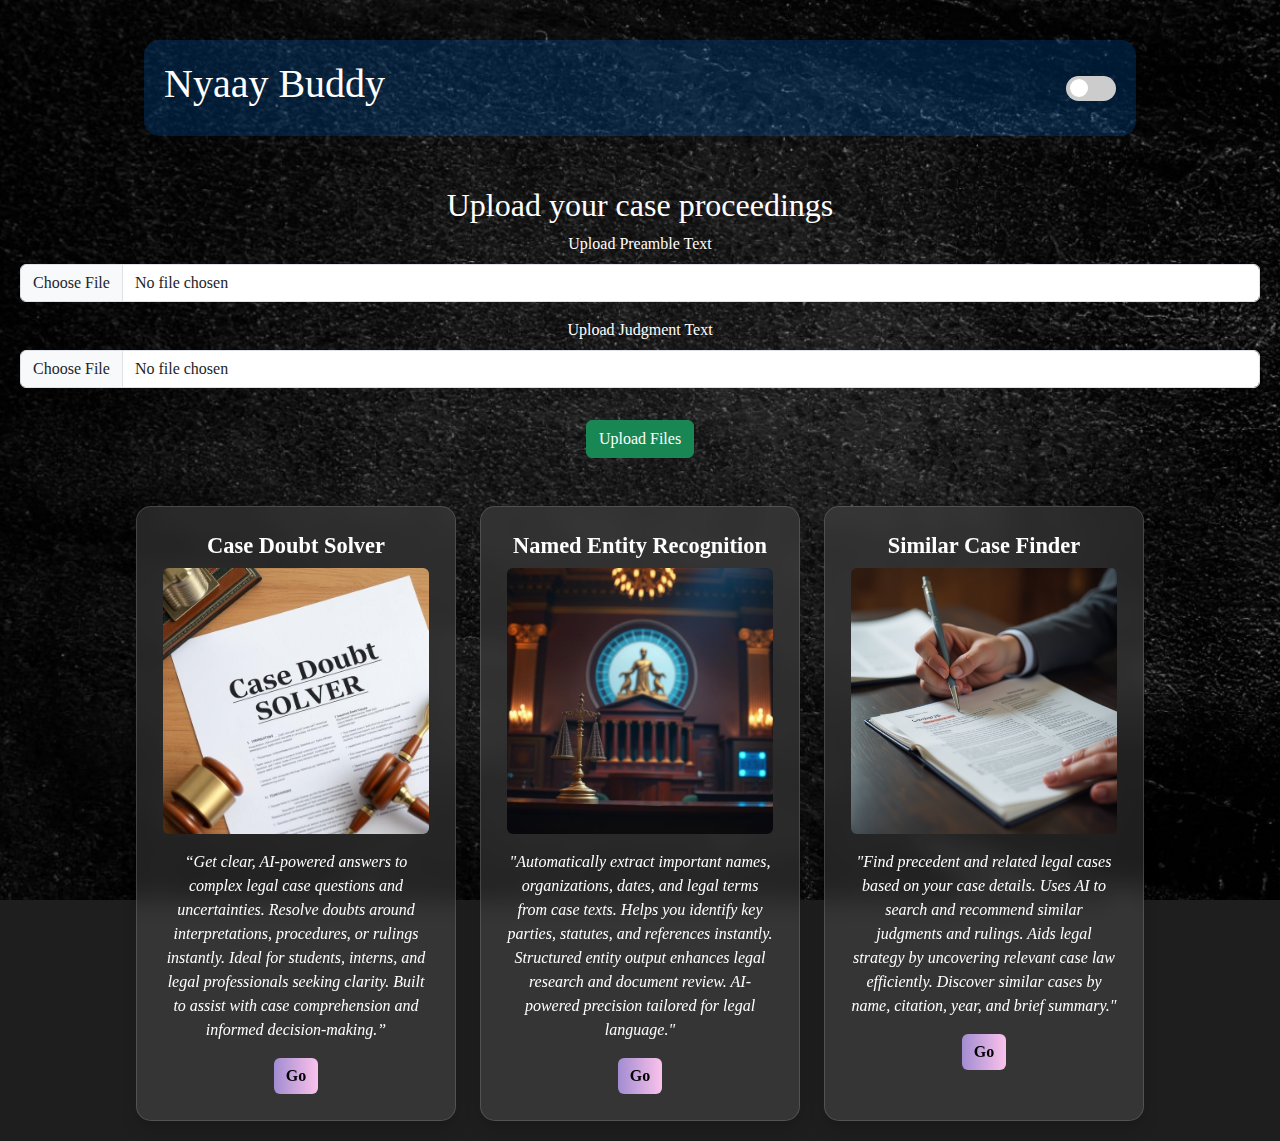
<file: templates/index.html>
<!DOCTYPE html>
<html lang="en">
  <head>
    <meta charset="UTF-8" />
    <meta name="viewport" content="width=device-width, initial-scale=1.0" />
    <title>Nyaay Buddy</title>

    <!-- Bootstrap CDN -->
    <link
      href="https://cdn.jsdelivr.net/npm/bootstrap@5.3.3/dist/css/bootstrap.min.css"
      rel="stylesheet"
    />

    <!-- Relative static CSS and JS -->
    <link rel="stylesheet" href="/static/style.css" />
    <script defer src="/static/script.js"></script>
  </head>
  <body class="dark-mode">
    <header>
      <h1>Nyaay Buddy</h1>
      <label class="switch">
        <input type="checkbox" id="theme-toggle" />
        <span class="slider"></span>
      </label>
    </header>

    <main>
      <section class="upload-section">
        <h2>Upload your case proceedings</h2>
        <form id="upload-form" enctype="multipart/form-data">
          <div class="mb-3">
            <label for="preamble-file" class="form-label"
              >Upload Preamble Text</label
            >
            <input
              type="file"
              id="preamble-file"
              name="preamble_file"
              class="form-control"
              accept=".txt"
              required
            />
          </div>
          <div class="mb-3">
            <label for="judgment-file" class="form-label"
              >Upload Judgment Text</label
            >
            <input
              type="file"
              id="judgment-file"
              name="judgment_file"
              class="form-control"
              accept=".txt"
              required
            />
          </div>
          <button type="submit" class="btn btn-success mt-3">
            Upload Files
          </button>
        </form>
        <ul id="file-list"></ul>
        <div
          id="upload-status"
          style="margin-top: 10px; font-weight: bold"
        ></div>
      </section>

      <div class="d-flex flex-wrap justify-content-center gap-4 mt-5">
        <!-- Card 1 -->
        <div class="card glass-card shadow" style="max-width: 20rem">
          <div class="card-body">
            <h5 class="card-title">Case Doubt Solver</h5>
            <img
              src="/static/images/Card 1.jpg"
              alt="Case Doubt Solver"
              class="img-fluid rounded mb-3"
            />
            <p class="card-text">
              “Get clear, AI-powered answers to complex legal case questions and
              uncertainties. Resolve doubts around interpretations, procedures,
              or rulings instantly. Ideal for students, interns, and legal
              professionals seeking clarity. Built to assist with case
              comprehension and informed decision-making.”
            </p>
            <!-- Path from index 1 -->
            <a href="/summary" class="btn btn-primary">Go</a>
          </div>
        </div>

        <!-- Card 2 -->
        <div class="card glass-card shadow" style="max-width: 20rem">
          <div class="card-body">
            <h5 class="card-title">Named Entity Recognition</h5>
            <img
              src="/static/images/Card 2.jpg"
              alt="Named Entity Recognition"
              class="img-fluid rounded mb-3"
            />
            <p class="card-text">
              "Automatically extract important names, organizations, dates, and
              legal terms from case texts. Helps you identify key parties,
              statutes, and references instantly. Structured entity output
              enhances legal research and document review. AI-powered precision
              tailored for legal language."
            </p>
            <!-- Path from index 1 -->
            <a href="/ner" class="btn btn-primary">Go</a>
          </div>
        </div>

        <!-- Card 3 -->
        <div class="card glass-card shadow" style="max-width: 20rem">
          <div class="card-body">
            <h5 class="card-title">Similar Case Finder</h5>
            <img
              src="/static/images/Card 3.png"
              alt="Similar Case Finder"
              class="img-fluid rounded mb-3"
            />
            <p class="card-text">
              "Find precedent and related legal cases based on your case
              details. Uses AI to search and recommend similar judgments and
              rulings. Aids legal strategy by uncovering relevant case law
              efficiently. Discover similar cases by name, citation, year, and
              brief summary."
            </p>
            <!-- Path from index 1 -->
            <a href="/similar" class="btn btn-primary">Go</a>
          </div>
        </div>
      </div>
    </main>
  </body>
</html>
</file>
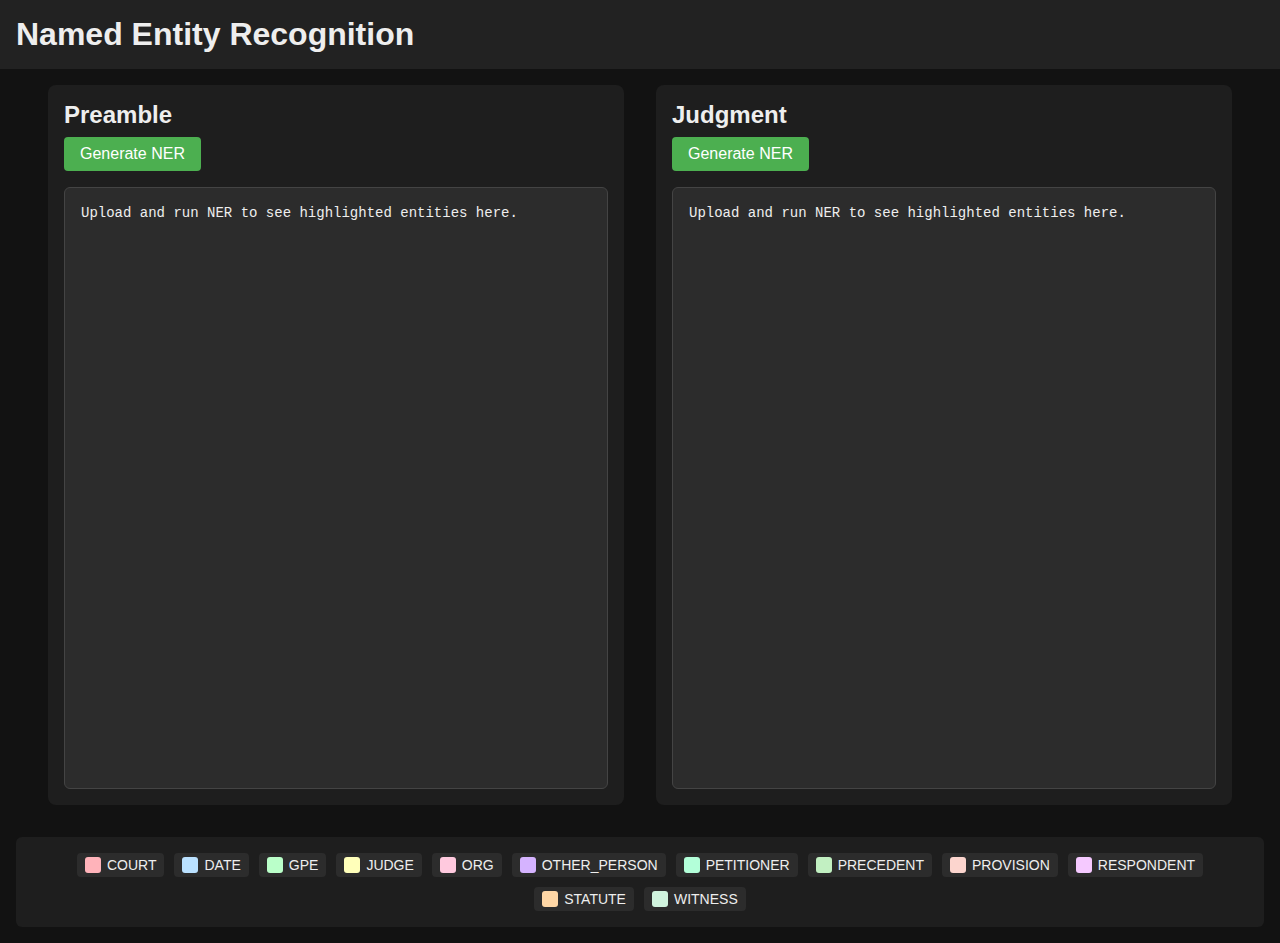
<file: templates/ner.html>
<!DOCTYPE html>
<html lang="en">
<head>
  <meta charset="UTF-8" />
  <meta name="viewport" content="width=device-width, initial-scale=1" />
  <title>NER - Digi-Kanoon</title>
  <style>
    body {
      font-family: Arial, sans-serif;
      background-color: #121212;
      color: #eee;
      margin: 0; padding: 0;
    }
    header {
      padding: 1rem;
      background: #222;
      display: flex;
      justify-content: space-between;
      align-items: center;
    }
    header h1 {
      margin: 0;
    }
    .container {
      display: flex;
      gap: 2rem;
      padding: 1rem;
      flex-wrap: wrap;
      justify-content: center;
    }
    .ner-section {
      background: #1e1e1e;
      border-radius: 8px;
      padding: 1rem;
      width: 45vw;
      max-width: 600px;
      min-width: 300px;
      box-sizing: border-box;
      display: flex;
      flex-direction: column;
      height: 80vh;
    }
    .ner-section h2 {
      margin-top: 0;
      margin-bottom: 0.5rem;
    }
    button {
      background-color: #4caf50;
      border: none;
      color: white;
      padding: 0.5rem 1rem;
      font-size: 1rem;
      border-radius: 4px;
      cursor: pointer;
      margin-bottom: 1rem;
      align-self: flex-start;
    }
    button:hover {
      background-color: #45a049;
    }
    .text-output {
      background-color: #2c2c2c;
      padding: 1rem;
      border-radius: 6px;
      overflow-y: scroll;
      flex-grow: 1;
      white-space: pre-wrap;
      font-family: "Courier New", Courier, monospace;
      font-size: 14px;
      line-height: 1.4;
      border: 1px solid #444;
    }

    .entity {
      padding: 0 3px;
      border-radius: 3px;
      color: #000;
      font-weight: 600;
      margin: 0 1px;
    }

    .COURT        { background-color: #ffb3ba; }
    .DATE         { background-color: #bae1ff; }
    .GPE          { background-color: #baffc9; }
    .JUDGE        { background-color: #ffffba; }
    .ORG          { background-color: #ffc9de; }
    .OTHER_PERSON { background-color: #d5b3ff; }
    .PETITIONER   { background-color: #b3ffd9; }
    .PRECEDENT    { background-color: #c2f0c2; }
    .PROVISION    { background-color: #fcd5ce; }
    .RESPONDENT   { background-color: #f5c9ff; }
    .STATUTE      { background-color: #ffd6a5; }
    .WITNESS      { background-color: #d0f4de; }
    .MISC         { background-color: #90caf9; }

    .text-output::-webkit-scrollbar {
      width: 10px;
    }
    .text-output::-webkit-scrollbar-thumb {
      background-color: #555;
      border-radius: 5px;
    }

    .legend {
      background: #1e1e1e;
      padding: 1rem;
      margin: 1rem;
      border-radius: 6px;
      display: flex;
      flex-wrap: wrap;
      gap: 10px;
      justify-content: center;
      font-size: 14px;
    }
    .legend-item {
      display: flex;
      align-items: center;
      gap: 6px;
      background: #2c2c2c;
      padding: 4px 8px;
      border-radius: 4px;
    }
    .legend-color {
      width: 16px;
      height: 16px;
      border-radius: 3px;
      display: inline-block;
    }
  </style>
</head>
<body>
  <header>
    <h1>Named Entity Recognition</h1>
  </header>

  <div class="container">
    <section class="ner-section" id="preamble-section">
      <h2>Preamble</h2>
      <button onclick="generateNER('preamble')">Generate NER</button>
      <div class="text-output" id="preamble-output">Upload and run NER to see highlighted entities here.</div>
    </section>

    <section class="ner-section" id="judgement-section">
      <h2>Judgment</h2>
      <button onclick="generateNER('judgement')">Generate NER</button>
      <div class="text-output" id="judgement-output">Upload and run NER to see highlighted entities here.</div>
    </section>
  </div>

  <div class="legend">
    <div class="legend-item"><span class="legend-color" style="background:#ffb3ba;"></span>COURT</div>
    <div class="legend-item"><span class="legend-color" style="background:#bae1ff;"></span>DATE</div>
    <div class="legend-item"><span class="legend-color" style="background:#baffc9;"></span>GPE</div>
    <div class="legend-item"><span class="legend-color" style="background:#ffffba;"></span>JUDGE</div>
    <div class="legend-item"><span class="legend-color" style="background:#ffc9de;"></span>ORG</div>
    <div class="legend-item"><span class="legend-color" style="background:#d5b3ff;"></span>OTHER_PERSON</div>
    <div class="legend-item"><span class="legend-color" style="background:#b3ffd9;"></span>PETITIONER</div>
    <div class="legend-item"><span class="legend-color" style="background:#c2f0c2;"></span>PRECEDENT</div>
    <div class="legend-item"><span class="legend-color" style="background:#fcd5ce;"></span>PROVISION</div>
    <div class="legend-item"><span class="legend-color" style="background:#f5c9ff;"></span>RESPONDENT</div>
    <div class="legend-item"><span class="legend-color" style="background:#ffd6a5;"></span>STATUTE</div>
    <div class="legend-item"><span class="legend-color" style="background:#d0f4de;"></span>WITNESS</div>
  </div>

  <script>
    async function generateNER(type) {
      const outputDiv = document.getElementById(type + '-output');
      outputDiv.textContent = 'Processing...';

      try {
        const response = await fetch(`/run_ner?type=${type}`);

        if (!response.ok) {
          try {
            const errorData = await response.json();
            outputDiv.textContent = 'Error: ' + (errorData.error || 'Unknown error');
          } catch {
            const errorText = await response.text();
            outputDiv.textContent = 'Error: ' + errorText;
          }
          return;
        }

        const data = await response.json();
        const text = data.text;
        const entities = data.entities;

        entities.sort((a, b) => a.start - b.start);
        let resultHTML = "";
        let lastIndex = 0;

        for (const ent of entities) {
          resultHTML += escapeHTML(text.slice(lastIndex, ent.start));
          const labelClass = (ent.label || 'MISC').trim().toUpperCase();
          resultHTML += `<span class="entity ${labelClass}">${escapeHTML(text.slice(ent.start, ent.end))}</span>`;
          lastIndex = ent.end;
        }
        resultHTML += escapeHTML(text.slice(lastIndex));
        outputDiv.innerHTML = resultHTML;

      } catch (err) {
        outputDiv.textContent = 'Error: ' + err.message;
      }
    }

    function escapeHTML(str) {
      return str.replace(/[&<>"']/g, function (match) {
        switch (match) {
          case "&": return "&amp;";
          case "<": return "&lt;";
          case ">": return "&gt;";
          case '"': return "&quot;";
          case "'": return "&#39;";
          default: return match;
        }
      });
    }
  </script>
</body>
</html>
</file>
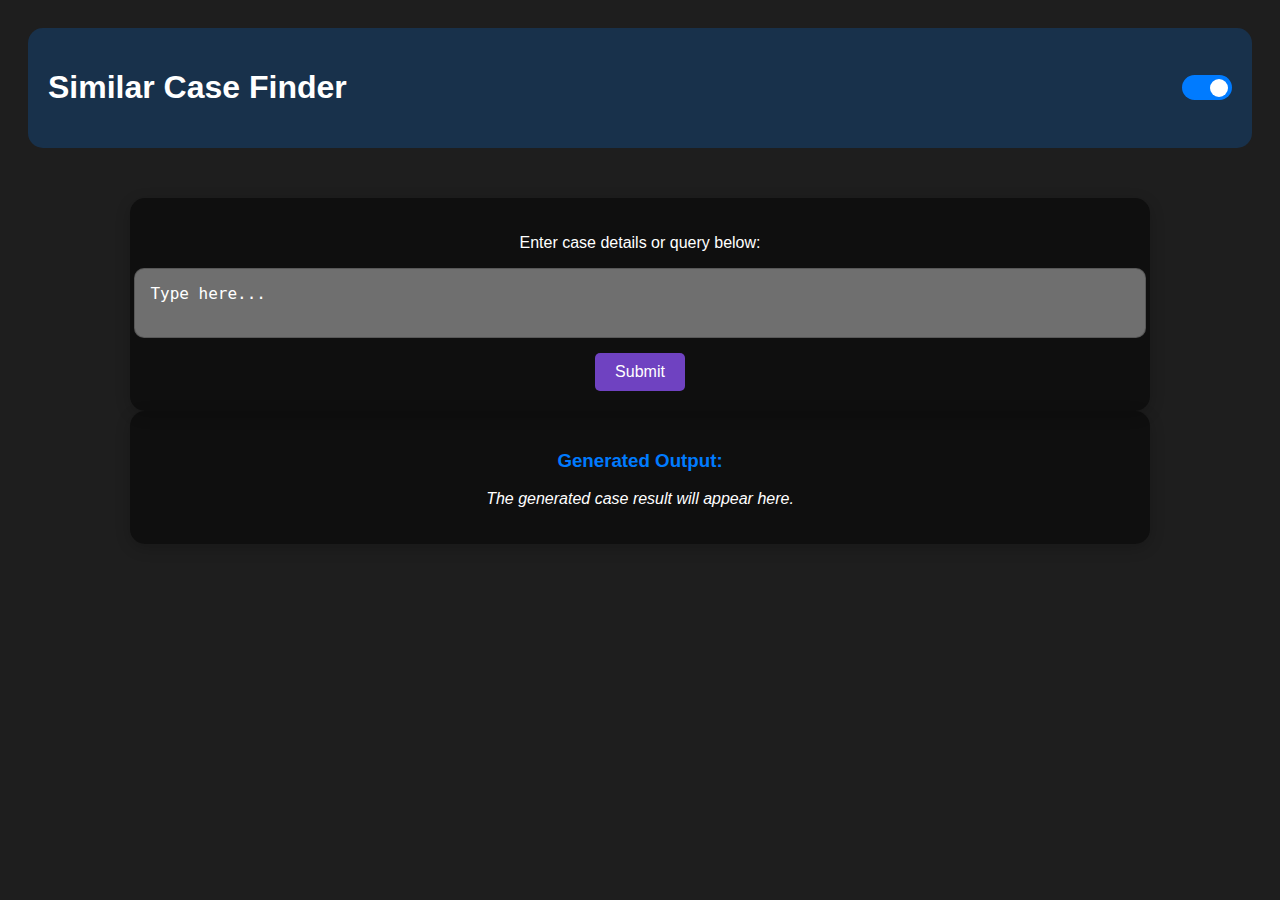
<file: templates/similar.html>
<!DOCTYPE html>
<html lang="en">
  <head>
    <meta charset="UTF-8" />
    <meta name="viewport" content="width=device-width, initial-scale=1.0" />
    <title>Summary - Digi-Kanoon</title>
    <link rel="stylesheet" href="/static/similar.css" />
    <script defer src="/static/script.js"></script>
  </head>
  <body class="dark-mode">
    <header>
      <h1>Similar Case Finder</h1>
      <label class="switch">
        <input type="checkbox" id="theme-toggle" checked />
        <span class="slider"></span>
      </label>
    </header>

    <main>
      <section class="chat-section">
        <div class="chat-box">
          <p class="chat-prompt">Enter case details or query below:</p>
          <textarea
            id="user-input"
            class="chat-input"
            placeholder="Type here..."
          ></textarea>
          <button onclick="generateOutput()">Submit</button>
        </div>

        <div class="output-box">
          <h3>Generated Output:</h3>
          <p id="output-text">The generated case result will appear here.</p>
        </div>
      </section>
    </main>
  </body>
</html>
</file>
<file: static/style.css>
:root {
  --bg-light: #ffffff;
  --text-light: #000000;
  --bg-dark: #1e1e1e;
  --text-dark: #ffffff;
  --button-bg: #007bff;
  --button-hover: #0056b3;
  --header-bg: rgba(0, 123, 255, 0.2);
}

/* === BACKGROUND IMAGES === */
body {
  font-family: 'Roboto Slab', serif;
  background-color: var(--bg-light);
  background-image: url('./images/bg-light.jpeg'); /* Light mode background */
  background-size: cover;
  background-repeat: no-repeat;
  background-attachment: fixed;
  background-position: center;
  color: var(--text-light);
  transition: background-color 0.3s, color 0.3s;
  text-align: center;
  padding: 20px;
}

body.dark-mode {
  background-color: var(--bg-dark);
  background-image: url('./images/bg-dark.jpeg'); /* Dark mode background */
  color: var(--text-dark);
}

/* Header */
header {
  display: flex;
  justify-content: space-between;
  align-items: center;
  padding: 20px;
  background-color: var(--header-bg);
  border-radius: 15px;
  color: white;
  width: 80%;
  margin: 20px auto;
}

body:not(.dark-mode) header h1 {
  color: var(--text-light);
}

/* Toggle Switch */
.switch {
  position: relative;
  display: inline-block;
  width: 50px;
  height: 25px;
}

.switch input {
  opacity: 0;
  width: 0;
  height: 0;
}

.slider {
  position: absolute;
  cursor: pointer;
  top: 0;
  left: 0;
  right: 0;
  bottom: 0;
  background-color: #ccc;
  transition: 0.4s;
  border-radius: 25px;
}

.slider:before {
  position: absolute;
  content: "";
  height: 18px;
  width: 18px;
  left: 4px;
  bottom: 3.5px;
  background-color: white;
  transition: 0.4s;
  border-radius: 50%;
}

input:checked + .slider {
  background-color: var(--button-bg);
}

input:checked + .slider:before {
  transform: translateX(24px);
}

/* Upload Section */
.upload-section {
  margin-top: 50px;
}

.drop-area {
  border: 2px dashed #007bff;
  padding: 30px;
  cursor: pointer;
  transition: background 0.3s;
}

.drop-area:hover {
  background: rgba(0, 123, 255, 0.1);
}

#file-list {
  list-style: none;
  padding: 0;
  margin-top: 20px;
}

#file-list li {
  background: #f8f9fa;
  padding: 10px;
  margin: 5px 0;
  border-radius: 5px;
  transition: all 0.3s;
  color: black;
}

#file-list li:hover {
  background: #e9ecef;
}

body.dark-mode #file-list li {
  background: #2c2c2c;
  color: white;
}

body.dark-mode #file-list li:hover {
  background: #3a3a3a;
}

/* Glass Cards */
.glass-card {
  backdrop-filter: blur(12px);
  -webkit-backdrop-filter: blur(12px);
  border: 1px solid rgba(255, 255, 255, 0.15);
  border-radius: 15px;
  box-shadow: 0 8px 20px rgba(0, 0, 0, 0.3);
  transition: transform 0.3s ease;
  padding: 10px;
}

.glass-card .card-title {
  font-style: normal;
  font-weight: bold;
  font-size: 1.4rem;
}

/* Light mode card background & text */
body:not(.dark-mode) .glass-card {
  background: rgba(255, 255, 255, 0.4);
  color: black;
}

/* Dark mode card background & text */
body.dark-mode .glass-card {
  background: #93939333;
  color: white;
}

.glass-card .card-text {
  font-style: italic;
  color: inherit;
}

.glass-card:hover {
  transform: scale(1.03);
}

/* Purple Apple-style buttons */
.glass-card .btn-primary {
  background: linear-gradient(to right, #a18cd1, #fbc2eb);
  color: black;
  border: none;
  font-weight: bold;
}

.glass-card .btn-primary:hover {
  opacity: 0.9;
  color: black;
}


/* General entity styling */
.entity {
  padding: 0 4px;
  border-radius: 3px;
  color: #000;
  font-weight: 600;
  margin: 0 1px;
}

/* Entity-specific colors */
.COURT         { background-color: #ffb3ba; } /* Soft Red */
.DATE          { background-color: #bae1ff; } /* Light Blue */
.GPE           { background-color: #baffc9; } /* Mint Green */
.JUDGE         { background-color: #ffffba; } /* Light Yellow */
.ORG           { background-color: #ffc9de; } /* Pink */
.OTHER_PERSON  { background-color: #d5b3ff; } /* Lavender */
.PETITIONER    { background-color: #b3ffd9; } /* Aquamarine */
.PRECEDENT     { background-color: #c2f0c2; } /* Pale Green */
.PROVISION     { background-color: #fcd5ce; } /* Peach */
.RESPONDENT    { background-color: #f5c9ff; } /* Light Purple */
.STATUTE       { background-color: #ffd6a5; } /* Pale Orange */
.WITNESS       { background-color: #d0f4de; } /* Light Mint */
</file>
<file: static/similar.css>
:root {
  --bg-light: #ffffff;
  --text-light: #000000;
  --bg-dark: #1e1e1e;
  --text-dark: #ffffff;
  --header-bg: rgba(0, 123, 255, 0.2);
}

body {
  font-family: Arial, sans-serif;
  background-color: var(--bg-light);
  color: var(--text-light);
  transition: background-color 0.3s, color 0.3s;
  padding: 20px;
  text-align: center;
}

body.dark-mode {
  background-color: var(--bg-dark);
  color: var(--text-dark);
}

/* Header */
header {
  display: flex;
  justify-content: space-between;
  align-items: center;
  background-color: var(--header-bg);
  padding: 20px;
  border-radius: 15px;
  margin-bottom: 40px;
}

/* Toggle switch */
.switch {
  position: relative;
  display: inline-block;
  width: 50px;
  height: 25px;
}

.switch input {
  opacity: 0;
  width: 0;
  height: 0;
}

.slider {
  position: absolute;
  cursor: pointer;
  top: 0;
  left: 0;
  right: 0;
  bottom: 0;
  background-color: #ccc;
  transition: 0.4s;
  border-radius: 25px;
}

.slider:before {
  content: "";
  position: absolute;
  height: 18px;
  width: 18px;
  left: 4px;
  bottom: 3.5px;
  background-color: white;
  transition: 0.4s;
  border-radius: 50%;
}

input:checked + .slider {
  background-color: #007bff;
}

input:checked + .slider:before {
  transform: translateX(24px);
}

/* Chat Section */
.chat-section {
  margin-top: 50px;
}

/* Chat Box */
.chat-box {
  background: rgba(255, 255, 255, 0.2);
  border-radius: 15px;
  padding: 20px;
  margin-bottom: 30px; /* Increased space between input and output cards */
  box-shadow: 0 4px 15px rgba(0, 0, 0, 0.2);
  width: 80%;
  margin: 0 auto;
  display: flex;
  flex-direction: column;
  align-items: center;
}

/* Textarea input for user */
.chat-input {
  width: 100%;
  padding: 15px;
  border-radius: 10px;
  border: 1px solid rgba(0, 0, 0, 0.2);
  margin-bottom: 15px;
  resize: none;
  font-size: 16px;
  background-color: rgba(255, 255, 255, 0.7);
  color: #000;
}

.chat-input:focus {
  outline: none;
  background-color: #ffffff;
}

/* Submit button for the chat */
button {
  padding: 10px 20px;
  background-color: #007bff;
  color: #fff;
  border: none;
  border-radius: 5px;
  cursor: pointer;
  font-size: 16px;
  transition: 0.3s;
}

button:hover {
  background-color: #0056b3;
}

/* Output Box */
.output-box {
  background-color: rgba(255, 255, 255, 0.2);
  padding: 20px;
  border-radius: 15px;
  width: 80%;
  margin: 0 auto;
  box-shadow: 0 4px 15px rgba(0, 0, 0, 0.2);
}

/* Output Text */
.output-box h3 {
  color: #007bff;
  font-weight: bold;
}

.output-box p {
  color: #000;
  font-style: italic;
}

/* Light mode adjustments */
body:not(.dark-mode) .chat-box,
body:not(.dark-mode) .output-box {
  background: rgba(255, 255, 255, 0.5);
}

body:not(.dark-mode) .chat-input {
  background-color: rgba(255, 255, 255, 0.9);
  color: black;
}

body:not(.dark-mode) button {
  background-color: #007bff;
}

/* Dark mode adjustments */
body.dark-mode .chat-box,
body.dark-mode .output-box {
  background: rgba(0, 0, 0, 0.5);
}

body.dark-mode .chat-input {
  background-color: rgba(255, 255, 255, 0.4);
  color: white;
}

body.dark-mode .output-box p {
  color: white; /* Ensures text in output box is white in dark mode */
}

body.dark-mode button {
  background-color: #6f42c1;
}

/* Input Placeholder and Output Text in Dark Mode */
body.dark-mode .chat-input::placeholder,
body.dark-mode .output-box p {
  color: white; /* Ensures placeholder text is white */
}
</file>
